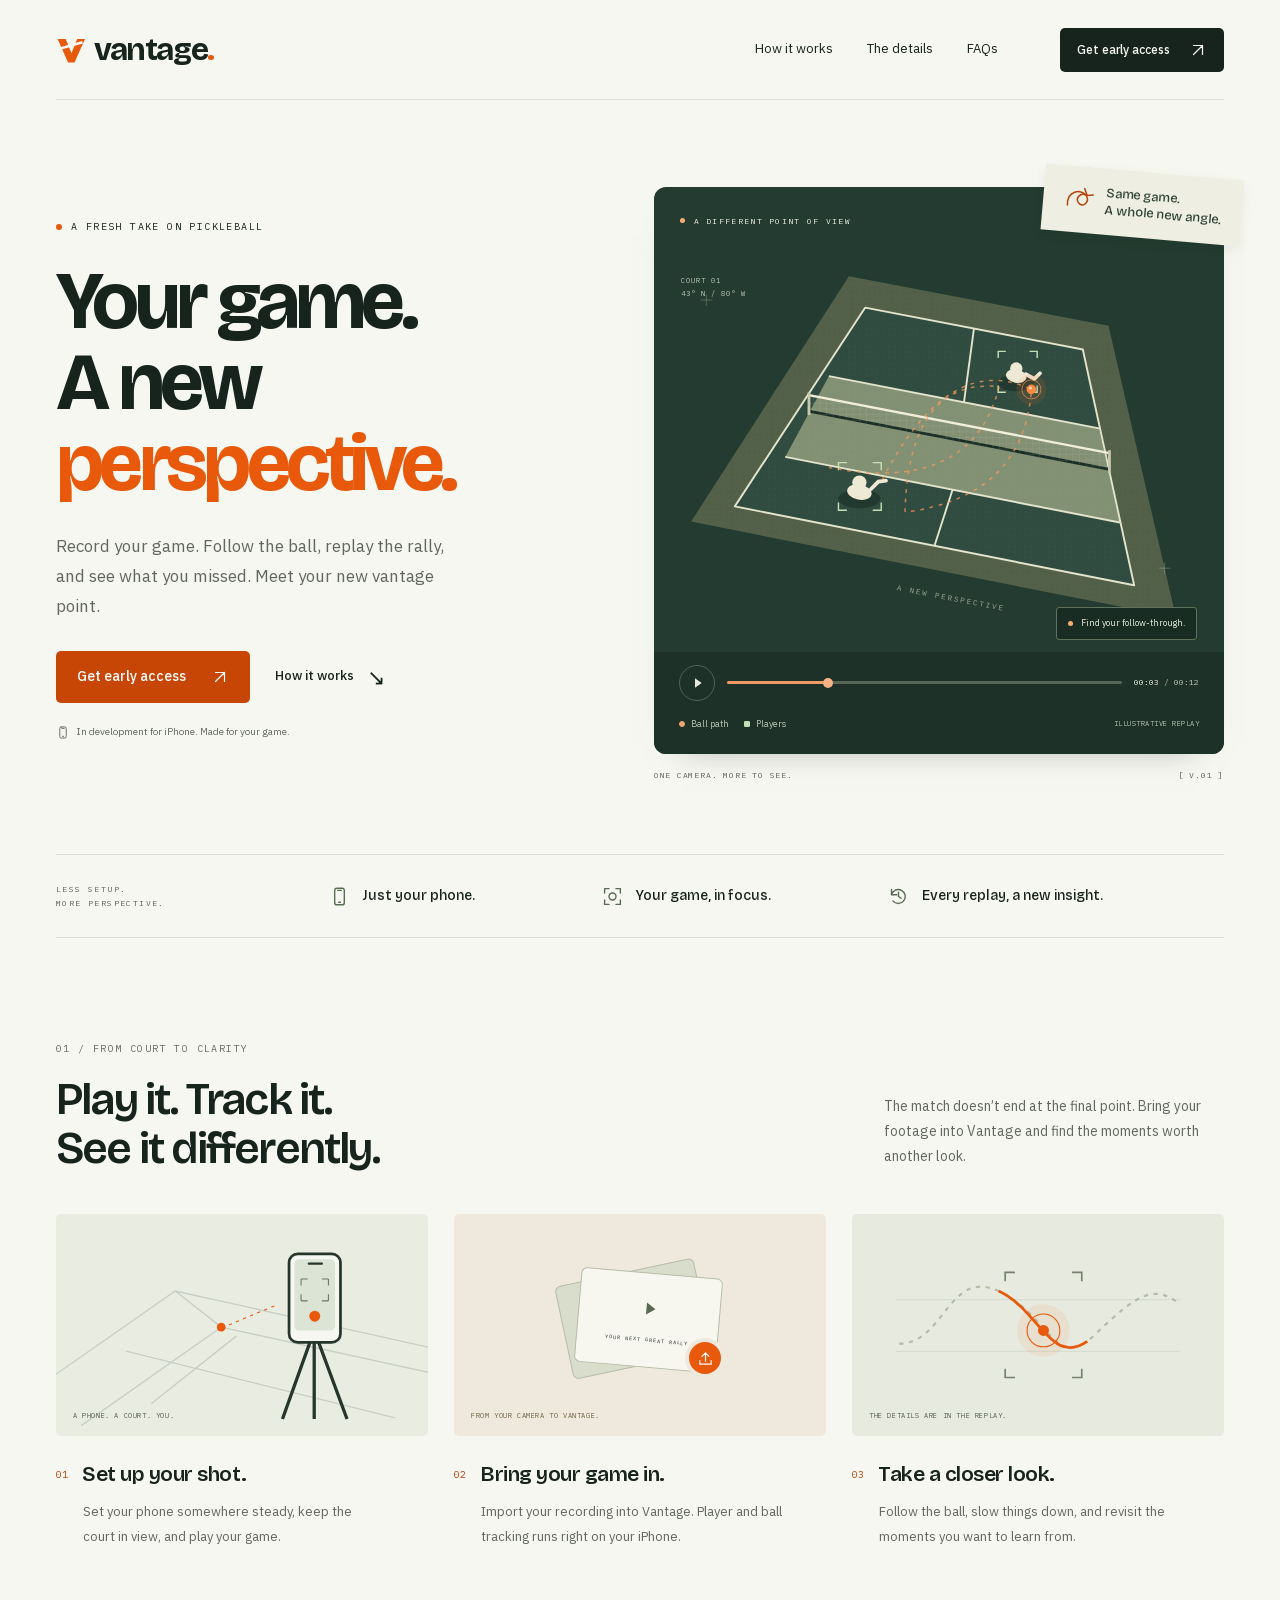
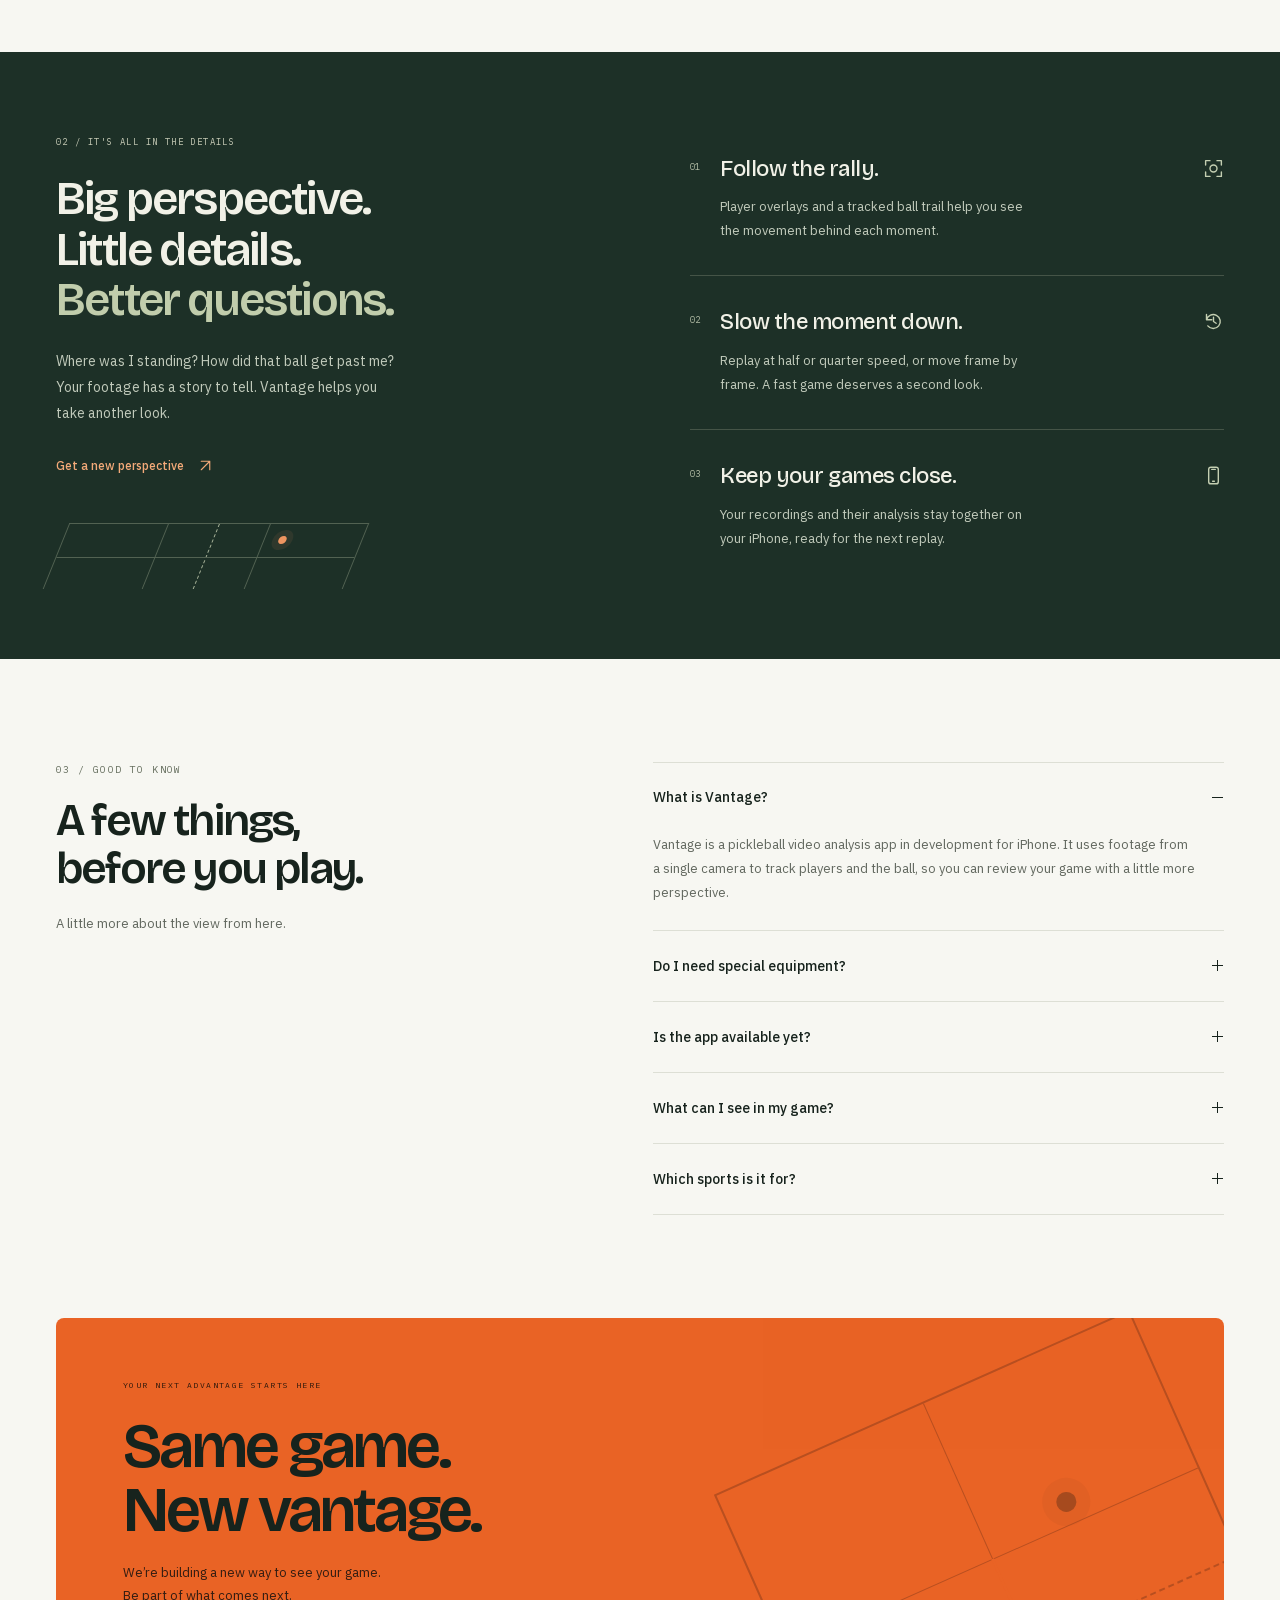
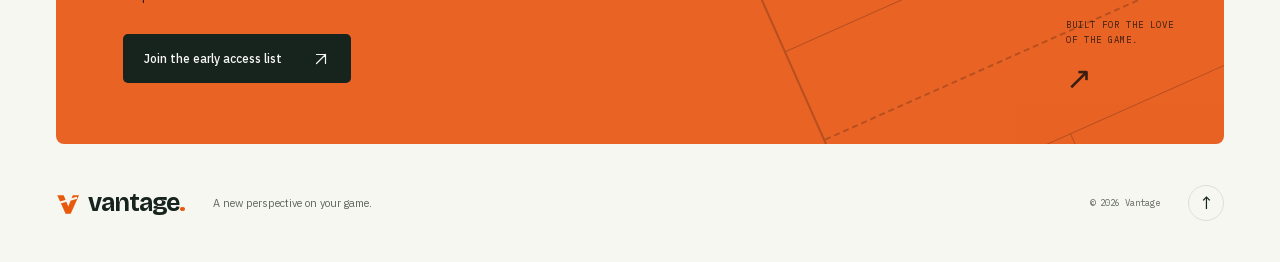
<file: site/index.html>
<!doctype html>
<html lang="en">
  <head>
    <meta charset="utf-8" />
    <meta name="viewport" content="width=device-width, initial-scale=1" />
    <meta name="theme-color" content="#f7f7f2" />
    <meta name="description" content="A new perspective on your pickleball game. Vantage turns footage from one camera into player tracking, ball tracking, and a closer look at every rally. Explore Vantage for iPhone." />
    <meta property="og:type" content="website" />
    <meta property="og:title" content="Vantage — Your game. A new perspective." />
    <meta property="og:description" content="Record your pickleball game. Follow the ball, replay the rally, and see what you missed. Meet Vantage for iPhone." />
    <title>Vantage — Your game. A new perspective.</title>
    <link rel="icon" href="assets/favicon.svg" type="image/svg+xml" />
    <link rel="preload" href="assets/fonts/bricolage-grotesque-latin.woff2" as="font" type="font/woff2" crossorigin />
    <link rel="stylesheet" href="styles.css" />
    <script src="config.js" defer></script>
    <script src="script.js" defer></script>
  </head>
  <body>
    <a class="skip-link" href="#main">Skip to content</a>
    <svg class="svg-library" xmlns="http://www.w3.org/2000/svg" aria-hidden="true">
      <defs>
        <symbol id="icon-arrow" viewBox="0 0 24 24"><path d="M5 12h14M13 6l6 6-6 6" /></symbol>
        <symbol id="icon-arrow-up" viewBox="0 0 24 24"><path d="M6 18 18 6M6 6h12v12" /></symbol>
        <symbol id="icon-phone" viewBox="0 0 24 24"><rect x="6.5" y="2.5" width="11" height="19" rx="2.5" /><path d="M10 5h4M11 18.5h2" /></symbol>
        <symbol id="icon-replay" viewBox="0 0 24 24"><path d="M4 10a8 8 0 1 1 1.5 7M4 4v6h6M12 7v5l3 2" /></symbol>
        <symbol id="icon-focus" viewBox="0 0 24 24"><path d="M8 3H3v5M16 3h5v5M21 16v5h-5M8 21H3v-5" /><circle cx="12" cy="12" r="4" /></symbol>
        <symbol id="icon-logo" viewBox="0 0 36 36"><path fill="currentColor" stroke="none" d="M2 5h10l7.2 17.5L26.3 5H36L23 34h-8L2 5Z" /><path d="m1 18 32-9" stroke="var(--paper)" stroke-width="3" /></symbol>
      </defs>
    </svg>

    <header class="site-header container">
      <a class="wordmark" href="./" aria-label="Vantage home"><svg class="brand-mark" aria-hidden="true"><use href="#icon-logo" /></svg>vantage<span class="wordmark-period">.</span></a>
      <nav class="desktop-nav" aria-label="Main navigation">
        <a href="#how-it-works">How it works</a>
        <a href="#the-details">The details</a>
        <a href="#faq">FAQs</a>
      </nav>
      <a class="button button-dark header-cta" href="#early-access" data-signup-link>Get early access <svg class="icon" aria-hidden="true"><use href="#icon-arrow-up" /></svg></a>
    </header>

    <main id="main">
      <section class="hero container" aria-labelledby="hero-title">
        <div class="hero-copy">
          <p class="eyebrow"><span class="status-dot"></span> A fresh take on pickleball</p>
          <h1 id="hero-title">Your game.<br />A new<br /><span>perspective.</span></h1>
          <p class="hero-description">Record your game. Follow the ball, replay the rally, and see what you missed. Meet your new vantage point.</p>
          <div class="hero-actions">
            <a class="button button-orange" href="#early-access" data-signup-link>Get early access <svg class="icon" aria-hidden="true"><use href="#icon-arrow-up" /></svg></a>
            <a class="text-link" href="#how-it-works">How it works <span aria-hidden="true">↘</span></a>
          </div>
          <p class="availability"><svg class="icon" aria-hidden="true"><use href="#icon-phone" /></svg> In development for iPhone. Made for your game.</p>
        </div>

        <div class="hero-art">
          <div class="replay-card">
            <div class="replay-heading"><span><span class="status-dot"></span> A different point of view</span><svg class="icon" aria-hidden="true"><use href="#icon-focus" /></svg></div>
            <div class="court-stage">
              <div class="court-coordinate" aria-hidden="true">COURT 01<br />43° N / 80° W</div>
              <svg class="court-illustration" viewBox="0 0 600 430" role="img" aria-labelledby="court-title court-description">
                <title id="court-title">An illustrated pickleball rally from a new perspective</title>
                <desc id="court-description">A court with two player markers and an orange ball path. Use the replay controls to explore this illustration.</desc>
                <defs>
                  <pattern id="court-grain" width="6" height="6" patternUnits="userSpaceOnUse"><circle cx="1" cy="1" r="0.65" fill="#fff" opacity=".045" /></pattern>
                  <pattern id="net-mesh" width="7" height="6" patternUnits="userSpaceOnUse"><path d="M0 0h7v6" fill="none" stroke="#c6c9ab" stroke-width=".5" opacity=".5" /></pattern>
                </defs>
                <g class="court-surface">
                  <path d="M205 35 478 87 549 394 39 293Z" fill="#536049" />
                  <path d="m222 68 229 44 54 248L85 277Z" fill="#304b3f" />
                  <path d="m184 140 284 55 22 99-352-69Z" fill="#829074" />
                  <path d="M205 35 478 87 549 394 39 293Z" fill="url(#court-grain)" />
                  <g fill="none" stroke="#e4e4cd" stroke-width="2" stroke-linejoin="round">
                    <path d="m222 68 229 44 54 248L85 277Z" />
                    <path d="m184 140 284 55M138 225l352 69M336.5 90l-10.5 77.5M314 259.5l-19 59" />
                  </g>
                  <path d="M164 177 479 238" stroke="#182d25" stroke-width="3" />
                  <path d="M163 160 479 221v18l-316-61Z" fill="url(#net-mesh)" />
                  <path d="M163 160 479 221" stroke="#f1efda" stroke-width="2.5" />
                  <path d="M163 157v24M479 218v24" stroke="#c6c9ab" stroke-width="3" />
                  <g fill="#e4e4cd" font-family="monospace" font-size="8" letter-spacing="2" opacity=".6">
                    <text transform="translate(255 365) rotate(11)">A NEW PERSPECTIVE</text>
                  </g>
                </g>
                <g class="player-markers">
                  <ellipse cx="381" cy="147" rx="19" ry="9" fill="#182d25" opacity=".6" />
                  <ellipse cx="381" cy="140" rx="11" ry="7" fill="#eee9d5" transform="rotate(11 381 140)" />
                  <circle cx="381" cy="132" r="6.5" fill="#eee9d5" />
                  <path d="m391 138 9 5 6-6" fill="none" stroke="#eee9d5" stroke-width="4" stroke-linecap="round" />
                  <path d="M362 121v-7h8M395 114h8v7M403 150v7h-8M370 157h-8v-7" fill="none" stroke="#c5dfb4" stroke-width="1.5" />
                  <ellipse cx="216" cy="269" rx="22" ry="10" fill="#182d25" opacity=".6" />
                  <ellipse cx="216" cy="262" rx="13" ry="8" fill="#eee9d5" transform="rotate(11 216 262)" />
                  <circle cx="216" cy="252" r="7.5" fill="#eee9d5" />
                  <path d="m228 259 8-8 8-1" fill="none" stroke="#eee9d5" stroke-width="4" stroke-linecap="round" />
                  <path d="M194 239v-8h9M230 231h9v8M239 273v8h-9M203 281h-9v-8" fill="none" stroke="#c5dfb4" stroke-width="1.5" />
                </g>
                <g class="ball-tracking">
                  <path id="rally-path" d="M240 249 Q310 113 397 154 Q389 267 264 283 Q268 142 363 151 Q334 265 184 236" fill="none" stroke="#ff9c5b" stroke-width="1.6" stroke-dasharray="4 6" opacity=".7" />
                  <g id="tracked-ball" transform="translate(397 154)"><circle r="16" fill="#fb7434" opacity=".12" /><circle r="10" fill="none" stroke="#ff9c5b" stroke-width="1" opacity=".65" /><circle r="5" fill="#ff8a43" /><circle cx="-1" cy="-1.5" r="1.5" fill="#ffd6ad" /></g>
                </g>
                <g aria-hidden="true" fill="none" stroke="#a8b39b" opacity=".4"><path d="M49 60h12M55 54v12M531 342h12M537 336v12" /></g>
              </svg>
              <span class="tracking-label"><span class="status-dot"></span> Find your follow-through.</span>
            </div>
            <div class="replay-controls" hidden>
              <div class="playback-row">
                <button class="play-button" type="button" aria-label="Play illustrated rally" aria-pressed="false"><svg class="icon play-icon" viewBox="0 0 24 24" aria-hidden="true"><path d="m9 5 10 7-10 7Z" fill="currentColor" stroke="none" /></svg><svg class="icon pause-icon" viewBox="0 0 24 24" aria-hidden="true"><path d="M8 5v14M16 5v14" stroke-width="4" /></svg></button>
                <label class="sr-only" for="replay-progress">Illustrated rally progress</label>
                <input id="replay-progress" type="range" min="0" max="120" value="30" />
                <span class="replay-time" aria-hidden="true"><span id="current-time">00:03</span> <span>/ 00:12</span></span>
              </div>
              <div class="replay-options"><div class="overlay-options"><button type="button" class="overlay-toggle" data-overlay="ball-tracking" aria-pressed="true"><span></span> Ball path</button><button type="button" class="overlay-toggle" data-overlay="player-markers" aria-pressed="true"><span></span> Players</button></div><span class="illustration-label">Illustrative replay</span></div>
            </div>
            <noscript><p class="static-replay-caption">An illustration of player and ball tracking.</p></noscript>
          </div>
          <div class="perspective-note" aria-hidden="true"><svg class="icon" viewBox="0 0 32 32"><path d="M5 23C3 8 18 4 24 11c5 6-2 14-7 9s1-12 7-9M22 4l3 7 7-1" /></svg><span>Same game.<br />A whole new angle.</span></div>
          <div class="art-caption"><span>One camera. More to see.</span><span aria-hidden="true">[ V.01 ]</span></div>
        </div>
      </section>

      <div class="benefit-strip container" aria-label="Made for the way you play">
        <p class="eyebrow">Less setup.<br />More perspective.</p>
        <p><svg class="icon" aria-hidden="true"><use href="#icon-phone" /></svg> Just your phone.</p>
        <p><svg class="icon" aria-hidden="true"><use href="#icon-focus" /></svg> Your game, in focus.</p>
        <p><svg class="icon" aria-hidden="true"><use href="#icon-replay" /></svg> Every replay, a new insight.</p>
      </div>

      <section class="how-section container section-space" id="how-it-works" aria-labelledby="how-title">
        <div class="section-heading"><div><p class="eyebrow">01 / From court to clarity</p><h2 id="how-title">Play it. Track it.<br />See it differently.</h2></div><p>The match doesn’t end at the final point. Bring your footage into Vantage and find the moments worth another look.</p></div>
        <div class="steps">
          <article class="step">
            <div class="step-art record-art" aria-hidden="true"><svg viewBox="0 0 340 190"><g fill="none" stroke="#c8cfc4" stroke-width="1.2"><path d="m-30 161 139-97 257 57M23 187l128-90 197 43M109 64l42 33M64 119l246 61M165 105l-78 62" /></g><path d="m236 100-29 81M236 100l30 81M236 106v75" fill="none" stroke="#26362d" stroke-width="3" /><rect x="213" y="30" width="47" height="81" rx="8" fill="#f7f7f2" stroke="#26362d" stroke-width="2.5" /><rect x="218" y="35" width="37" height="65" rx="4" fill="#dce4d5" /><path d="M231 39h12" stroke="#26362d" stroke-width="2" stroke-linecap="round" /><circle cx="236.5" cy="87" r="5" fill="#e8590c" /><path d="M224 53h6M224 53v6M249 53h-6M249 53v6M224 73h6M224 73v-6M249 73h-6M249 73v-6" fill="none" stroke="#687864" /><circle cx="151" cy="97" r="4" fill="#e8590c" /><path d="m158 95 43-18" fill="none" stroke="#e8590c" stroke-dasharray="3 4" /></svg><span class="art-label">A phone. A court. You.</span></div>
            <div class="step-title"><span>01</span><h3>Set up your shot.</h3></div><p>Set your phone somewhere steady, keep the court in view, and play your game.</p>
          </article>
          <article class="step">
            <div class="step-art import-art" aria-hidden="true"><div class="video-stack stack-back"></div><div class="video-stack stack-front"><svg class="icon" viewBox="0 0 24 24"><path d="m9 6 9 6-9 6Z" fill="currentColor" stroke="none" /></svg><span>YOUR NEXT GREAT RALLY</span></div><span class="import-badge"><svg class="icon" viewBox="0 0 24 24"><path d="M12 16V4M7 9l5-5 5 5M4 15v5h16v-5" /></svg></span><span class="art-label">From your camera to Vantage.</span></div>
            <div class="step-title"><span>02</span><h3>Bring your game in.</h3></div><p>Import your recording into Vantage. Player and ball tracking runs right on your iPhone.</p>
          </article>
          <article class="step">
            <div class="step-art review-art" aria-hidden="true"><svg viewBox="0 0 340 190"><path d="M40 119h260M40 72h260" stroke="#d3d9ce" stroke-width="1" /><path d="M43 112c42 0 45-69 91-48s51 76 89 39 53-44 74-29" fill="none" stroke="#b4bda9" stroke-width="2" stroke-dasharray="4 5" /><path d="M134 64c37 17 48 69 81 46" fill="none" stroke="#e8590c" stroke-width="2.5" /><circle cx="175" cy="100" r="24" fill="#e8590c" fill-opacity=".08" /><circle cx="175" cy="100" r="15" fill="none" stroke="#e8590c" stroke-width="1" /><circle cx="175" cy="100" r="5" fill="#e8590c" /><path d="M140 55v-8h9M201 47h9v8M210 135v8h-9M149 143h-9v-8" fill="none" stroke="#74816b" stroke-width="1.5" /></svg><span class="art-label">The details are in the replay.</span></div>
            <div class="step-title"><span>03</span><h3>Take a closer look.</h3></div><p>Follow the ball, slow things down, and revisit the moments you want to learn from.</p>
          </article>
        </div>
      </section>

      <section class="details-section" id="the-details" aria-labelledby="details-title">
        <div class="container details-grid">
          <div class="details-intro"><p class="eyebrow">02 / It's all in the details</p><h2 id="details-title">Big perspective.<br />Little details.<br /><span>Better questions.</span></h2><p>Where was I standing? How did that ball get past me? Your footage has a story to tell. Vantage helps you take another look.</p><a class="text-link" href="#early-access" data-signup-link>Get a new perspective <svg class="icon" aria-hidden="true"><use href="#icon-arrow-up" /></svg></a><div class="court-line-motif" aria-hidden="true"><span></span><span></span><span></span><i></i></div></div>
          <div class="feature-list">
            <article><span class="feature-number">01</span><div><h3>Follow the rally.</h3><p>Player overlays and a tracked ball trail help you see the movement behind each moment.</p></div><svg class="icon" aria-hidden="true"><use href="#icon-focus" /></svg></article>
            <article><span class="feature-number">02</span><div><h3>Slow the moment down.</h3><p>Replay at half or quarter speed, or move frame by frame. A fast game deserves a second look.</p></div><svg class="icon" aria-hidden="true"><use href="#icon-replay" /></svg></article>
            <article><span class="feature-number">03</span><div><h3>Keep your games close.</h3><p>Your recordings and their analysis stay together on your iPhone, ready for the next replay.</p></div><svg class="icon" aria-hidden="true"><use href="#icon-phone" /></svg></article>
          </div>
        </div>
      </section>

      <section class="faq-section container section-space" id="faq" aria-labelledby="faq-title">
        <div><p class="eyebrow">03 / Good to know</p><h2 id="faq-title">A few things,<br />before you play.</h2><p class="faq-intro">A little more about the view from here.</p></div>
        <div class="faq-list">
          <details open><summary>What is Vantage?<span aria-hidden="true"></span></summary><p>Vantage is a pickleball video analysis app in development for iPhone. It uses footage from a single camera to track players and the ball, so you can review your game with a little more perspective.</p></details>
          <details><summary>Do I need special equipment?<span aria-hidden="true"></span></summary><p>Start with a phone and a steady place to record. Keep the full court and players in view, then import the saved video into Vantage on your iPhone. A tripod can help, but you don’t need a dedicated camera system.</p></details>
          <details><summary>Is the app available yet?<span aria-hidden="true"></span></summary><p>Vantage is still in development. Sign up for early access to hear about opportunities to try it and help shape what comes next.</p></details>
          <details><summary>What can I see in my game?<span aria-hidden="true"></span></summary><p>The current iPhone app offers player and ball overlays, a ball trail, slow-motion replay, and frame-by-frame playback. We’re exploring more match insights as Vantage develops.</p></details>
          <details><summary>Which sports is it for?<span aria-hidden="true"></span></summary><p>We’re starting with pickleball and building around the way people actually play. Other racket sports are part of the bigger picture, but pickleball is our focus today.</p></details>
        </div>
      </section>

      <section class="signup-section container" id="early-access" aria-labelledby="signup-title">
        <div class="signup-panel">
          <div class="signup-court" aria-hidden="true"><div></div><span></span><i></i></div>
          <div class="signup-copy"><p class="eyebrow">Your next advantage starts here</p><h2 id="signup-title">Same game.<br />New vantage.</h2><p>We’re building a new way to see your game.<br />Be part of what comes next.</p><a class="button button-dark signup-button" href="#early-access" data-signup-link hidden>Join the early access list <svg class="icon" aria-hidden="true"><use href="#icon-arrow-up" /></svg></a><p class="signup-status" data-signup-pending>Early access signup isn’t open on this page yet.</p><noscript><p class="signup-status">Enable JavaScript to open the early access signup link.</p></noscript></div>
          <p class="signup-side-note">Built for the love<br />of the game. <span aria-hidden="true">↗</span></p>
        </div>
      </section>
    </main>

    <footer class="site-footer container"><a class="wordmark" href="./" aria-label="Vantage home"><svg class="brand-mark" aria-hidden="true"><use href="#icon-logo" /></svg>vantage<span class="wordmark-period">.</span></a><p>A new perspective on your game.</p><span>© <span id="copyright-year">2026</span> Vantage</span><a class="back-to-top" href="#main" aria-label="Back to top">↑</a></footer>
  </body>
</html>
</file>
<file: site/styles.css>
@font-face {
  font-family: "Bricolage Grotesque";
  src: url("assets/fonts/bricolage-grotesque-latin.woff2") format("woff2");
  font-style: normal;
  font-weight: 400 800;
  font-display: swap;
}

@font-face {
  font-family: "IBM Plex Sans";
  src: url("assets/fonts/ibm-plex-sans-latin.woff2") format("woff2");
  font-style: normal;
  font-weight: 400 600;
  font-display: swap;
}

@font-face {
  font-family: "IBM Plex Mono";
  src: url("assets/fonts/ibm-plex-mono-latin.woff2") format("woff2");
  font-style: normal;
  font-weight: 400;
  font-display: swap;
}

:root {
  --paper: #f7f7f2;
  --ink: #17231d;
  --muted: #62685f;
  --orange: #e8590c;
  --line: #dddfd5;
  --display: "Bricolage Grotesque", "Arial", sans-serif;
  --body: "IBM Plex Sans", "Arial", sans-serif;
  --mono: "IBM Plex Mono", monospace;
}

* { box-sizing: border-box; }
html { scroll-behavior: smooth; scroll-padding-top: 30px; }
body { margin: 0; background: var(--paper); color: var(--ink); font: 400 16px/1.6 var(--body); -webkit-font-smoothing: antialiased; }
button, input { font: inherit; }
button, a, input { -webkit-tap-highlight-color: transparent; }
button, a { touch-action: manipulation; }
a { color: inherit; text-decoration: none; }
button { color: inherit; }
button:not(:disabled), summary { cursor: pointer; }
button { border-radius: 0; }
svg { display: block; }
h1, h2, h3, p { margin: 0; }
h1, h2, h3 { font-family: var(--display); }
::selection { background: #ffc39e; color: var(--ink); }
:focus-visible { outline: 3px solid var(--orange); outline-offset: 6px; }
[hidden] { display: none !important; }
.container { width: min(1240px, calc(100% - 112px)); margin-inline: auto; }
.icon { width: 22px; height: 22px; flex: 0 0 auto; fill: none; stroke: currentColor; stroke-width: 1.6; stroke-linecap: round; stroke-linejoin: round; }
.svg-library { position: absolute; width: 0; height: 0; overflow: hidden; }
.sr-only { position: absolute; width: 1px; height: 1px; padding: 0; margin: -1px; overflow: hidden; clip: rect(0, 0, 0, 0); white-space: nowrap; border: 0; }
.skip-link { position: fixed; top: 12px; left: 12px; z-index: 10; padding: 12px 20px; background: var(--ink); color: white; transform: translateY(-160%); border-radius: 4px; }
.skip-link:focus { transform: translateY(0); }
.eyebrow { font-family: var(--mono); font-size: 10px; line-height: 1.6; font-weight: 400; letter-spacing: 1.4px; text-transform: uppercase; }
.status-dot { display: inline-block; flex: 0 0 auto; width: 6px; height: 6px; border-radius: 50%; background: var(--orange); }
.button { display: inline-flex; min-height: 52px; align-items: center; justify-content: center; gap: 25px; padding: 14px 21px; border-radius: 5px; font-size: 14px; line-height: 1.5; font-weight: 500; transition: background-color 160ms, transform 160ms; }
.button:hover { transform: translateY(-2px); }
.button .icon { width: 18px; height: 18px; }
.button-dark { background: var(--ink); color: var(--paper); }
.button-dark:hover { background: #334a3e; }
.button-orange { color: #fff; background: #c74605; }
.button-orange:hover { background: #a83c06; }
.text-link { display: inline-flex; align-items: center; justify-content: center; gap: 13px; min-height: 44px; font-size: 13px; font-weight: 500; }
.text-link:hover { text-decoration: underline; text-underline-offset: 5px; }
.text-link > span { font-size: 22px; font-weight: 400; }

.site-header { height: 100px; display: flex; align-items: center; justify-content: space-between; gap: 24px; border-bottom: 1px solid var(--line); }
.wordmark { display: inline-flex; align-items: center; gap: 9px; font-family: var(--display); font-size: 32px; font-weight: 700; letter-spacing: -1.4px; line-height: 1; }
.brand-mark { width: 29px; height: 29px; color: var(--orange); }
.wordmark-period { color: var(--orange); margin-left: -9px; }
.desktop-nav { display: flex; gap: 34px; margin-left: auto; margin-right: 38px; font-size: 13px; }
.desktop-nav a { padding-block: 12px; }
.desktop-nav a:hover { color: #b23f06; }
.header-cta { min-height: 44px; padding: 12px 17px; font-size: 12px; gap: 19px; }

.hero { display: grid; grid-template-columns: 1fr 1.04fr; gap: 49px; align-items: center; padding-block: 78px 72px; }
.hero-copy > .eyebrow { display: flex; align-items: center; gap: 9px; margin-bottom: 26px; }
h1 { font-size: clamp(62px, 6.4vw, 88px); font-weight: 700; line-height: .99; letter-spacing: -4.7px; }
h1 > span { color: var(--orange); }
.hero-description { max-width: 390px; font-size: 17px; line-height: 1.75; color: var(--muted); margin-top: 28px; }
.hero-actions { display: flex; flex-wrap: wrap; gap: 25px; align-items: center; margin-top: 29px; }
.availability { display: flex; align-items: center; gap: 7px; margin-top: 21px; font-size: 10px; color: var(--muted); }
.availability .icon { width: 14px; height: 17px; }
.hero-art { position: relative; padding-top: 9px; min-width: 0; }
.replay-card { overflow: hidden; color: #eaeadd; background: #233b30; border-radius: 12px; box-shadow: 0 18px 34px -30px #17231d80; }
.replay-heading { display: flex; align-items: center; justify-content: space-between; padding: 24px 26px 0; font-family: var(--mono); font-size: 8px; text-transform: uppercase; letter-spacing: 1.3px; }
.replay-heading > span { display: flex; align-items: center; gap: 9px; }
.replay-heading .status-dot { width: 5px; height: 5px; background: #f7ad72; }
.replay-heading .icon { width: 20px; height: 20px; color: #c6cfbc; }
.court-stage { position: relative; padding-top: 12px; }
.court-coordinate { position: absolute; top: 44px; left: 27px; font-family: var(--mono); color: #c0c8b7; font-size: 7px; letter-spacing: 1px; line-height: 1.8; }
.court-illustration { width: 100%; height: auto; overflow: visible; }
.tracking-label { position: absolute; right: 27px; bottom: 12px; display: inline-flex; gap: 8px; align-items: center; background: #182c23; padding: 8px 11px; border: 1px solid #61715d; border-radius: 3px; font-size: 9px; }
.tracking-label .status-dot { width: 5px; height: 5px; background: #f7ad72; }
.replay-controls { background: #1d3128; padding: 13px 25px 15px; }
.playback-row { display: flex; align-items: center; gap: 12px; }
.play-button { width: 36px; height: 36px; display: grid; flex: 0 0 auto; place-items: center; border: 1px solid #526357; background: transparent; color: #e6e9db; border-radius: 50%; }
.play-button:hover { background: #3b5143; }
.play-button .icon { width: 16px; height: 16px; }
.pause-icon, .play-button[aria-pressed="true"] .play-icon { display: none; }
.play-button[aria-pressed="true"] .pause-icon { display: block; }
input[type="range"] { --progress: 25%; appearance: none; -webkit-appearance: none; height: 32px; min-width: 0; width: 100%; margin: 0; cursor: pointer; background: transparent; }
input[type="range"]::-webkit-slider-runnable-track { height: 3px; background: linear-gradient(to right, #f29a65 var(--progress), #586657 var(--progress)); border-radius: 4px; }
input[type="range"]::-moz-range-track { height: 3px; background: #586657; border-radius: 4px; }
input[type="range"]::-moz-range-progress { height: 3px; background: #f29a65; }
input[type="range"]::-webkit-slider-thumb { -webkit-appearance: none; width: 10px; height: 10px; margin-top: -3.5px; background: #f6b184; border-radius: 50%; }
input[type="range"]::-moz-range-thumb { width: 10px; height: 10px; border: 0; background: #f6b184; border-radius: 50%; }
.replay-time { white-space: nowrap; font-family: var(--mono); font-size: 8px; }
.replay-time > span + span { color: #bac3b3; }
.replay-options { display: flex; justify-content: space-between; align-items: center; gap: 10px; padding-top: 8px; }
.overlay-options { display: flex; gap: 15px; }
.overlay-toggle { display: inline-flex; align-items: center; gap: 6px; min-height: 30px; border: 0; padding: 0; background: transparent; color: #bdc9b6; font-size: 9px; }
.overlay-toggle > span { width: 6px; height: 6px; border: 1px solid #eea574; border-radius: 50%; }
.overlay-toggle[aria-pressed="true"] > span { background: #eea574; }
.overlay-toggle[data-overlay="player-markers"] > span { border-color: #c5dfb4; border-radius: 1px; }
.overlay-toggle[data-overlay="player-markers"][aria-pressed="true"] > span { background: #c5dfb4; }
.overlay-toggle[aria-pressed="false"] { color: #a8b5a1; text-decoration: line-through; }
.illustration-label { font-family: var(--mono); font-size: 7px; letter-spacing: .5px; text-transform: uppercase; color: #b5c1ac; }
.static-replay-caption { padding: 10px 25px 20px; color: #bdc9b6; font-size: 11px; }
.perspective-note { position: absolute; top: -6px; right: -18px; display: flex; align-items: center; gap: 12px; padding: 16px 20px; background: #eeeee3; color: #314336; font-family: var(--display); font-size: 13px; font-weight: 500; line-height: 1.3; transform: rotate(5deg); box-shadow: 0 4px 12px #101d1610; }
.perspective-note .icon { width: 30px; height: 30px; color: #b54308; }
.art-caption { display: flex; justify-content: space-between; padding-top: 15px; font-family: var(--mono); font-size: 8px; letter-spacing: .8px; text-transform: uppercase; color: var(--muted); }

.benefit-strip { display: grid; grid-template-columns: 1fr 1fr 1.05fr 1.35fr; align-items: center; gap: 24px; border-block: 1px solid var(--line); padding-block: 27px; }
.benefit-strip > .eyebrow { color: var(--muted); font-size: 8px; line-height: 1.8; }
.benefit-strip > p:not(.eyebrow) { display: flex; align-items: center; gap: 13px; font-family: var(--display); font-size: 14px; font-weight: 500; }
.benefit-strip .icon { width: 21px; height: 21px; color: #596b53; }
.section-space { padding-block: 103px; }
.section-heading { display: flex; align-items: end; justify-content: space-between; gap: 60px; margin-bottom: 42px; }
.section-heading .eyebrow, .faq-section .eyebrow { color: #656e5e; margin-bottom: 18px; }
h2 { font-size: clamp(34px, 3.5vw, 48px); font-weight: 600; line-height: 1.08; letter-spacing: -1.8px; }
.section-heading > p { max-width: 340px; margin-bottom: 3px; font-size: 14px; color: var(--muted); line-height: 1.8; }
.steps { display: grid; grid-template-columns: repeat(3, minmax(0, 1fr)); gap: 26px; }
.step-art { position: relative; display: grid; place-items: center; height: 222px; overflow: hidden; border-radius: 5px; background: #e9ece1; }
.step-art > svg { width: 100%; height: auto; }
.art-label { position: absolute; bottom: 15px; left: 17px; font-family: var(--mono); font-size: 7px; text-transform: uppercase; letter-spacing: .6px; color: #56634e; }
.step-title { display: flex; align-items: center; gap: 14px; margin-top: 25px; }
.step-title > span { font-family: var(--mono); font-size: 10px; color: #b64107; }
h3 { font-size: 21px; font-weight: 600; line-height: 1.3; letter-spacing: -.5px; }
.step > p { margin-top: 12px; padding-left: 27px; color: var(--muted); font-size: 13px; line-height: 1.85; max-width: 330px; }
.import-art { background: #efe9dd; }
.import-art .art-label { color: #716347; }
.video-stack { position: absolute; width: 142px; height: 95px; border: 1px solid #b8bca9; border-radius: 6px; }
.stack-back { transform: rotate(-12deg) translate(-5px, -8px); background: #d8ddcc; }
.stack-front { display: grid; align-content: center; justify-items: center; gap: 15px; transform: rotate(5deg) translate(8px, -6px); background: #f7f7f0; }
.stack-front > .icon { color: #586950; width: 24px; height: 24px; }
.stack-front > span { font-family: var(--mono); font-size: 5px; letter-spacing: 1px; }
.import-badge { position: absolute; top: 124px; left: calc(50% + 45px); display: grid; place-items: center; width: 40px; height: 40px; border-radius: 50%; background: var(--orange); color: white; border: 4px solid #efe9dd; }
.import-badge > .icon { width: 17px; height: 17px; }
.review-art { background: #e7eadf; }

.details-section { overflow: hidden; background: #1d3027; color: #f1f1e7; padding-block: 83px 70px; }
.details-grid { display: grid; grid-template-columns: 1fr 1fr; gap: 100px; }
.details-intro > .eyebrow { color: #c7cbb7; margin-bottom: 25px; font-size: 9px; }
.details-intro h2 { font-size: clamp(36px, 3.6vw, 49px); line-height: 1.1; }
.details-intro h2 > span { color: #c1cdac; }
.details-intro > p:not(.eyebrow) { max-width: 345px; margin-top: 23px; font-size: 14px; color: #c1cabb; line-height: 1.85; }
.details-intro > .text-link { color: #f4aa79; margin-top: 17px; font-size: 12px; }
.details-intro > .text-link .icon { width: 17px; height: 17px; }
.court-line-motif { position: relative; width: 300px; height: 66px; margin-top: 35px; border: 1px solid #526252; border-bottom: none; transform: skew(-22deg); }
.court-line-motif span { position: absolute; height: 100%; border-left: 1px solid #526252; top: 0; left: 33%; }
.court-line-motif span:nth-child(2) { left: 50%; border-color: #aab59b; border-left-style: dashed; }
.court-line-motif span:nth-child(3) { left: 67%; }
.court-line-motif::after { content: ""; position: absolute; top: 50%; width: 100%; border-top: 1px solid #526252; }
.court-line-motif i { position: absolute; left: 72%; top: 18%; width: 8px; height: 8px; border-radius: 50%; background: #ee9560; box-shadow: 0 0 0 6px #ee956015; }
.feature-list { padding-top: 20px; }
.feature-list article { display: flex; align-items: start; gap: 20px; padding-block: 32px; border-bottom: 1px solid #455447; }
.feature-list article:first-child { padding-top: 0; }
.feature-list article:last-child { border-bottom: 0; }
.feature-number { padding-top: 5px; color: #b3bda6; font-family: var(--mono); font-size: 9px; }
.feature-list h3 { color: #f1f1e7; font-size: 22px; font-weight: 500; }
.feature-list p { margin-top: 12px; color: #c1cabb; font-size: 13px; line-height: 1.85; max-width: 310px; }
.feature-list .icon { margin-left: auto; color: #c4cfb2; width: 21px; height: 21px; margin-top: 3px; }

.faq-section { display: grid; grid-template-columns: 1fr 1.15fr; gap: 100px; }
.faq-intro { font-size: 13px; color: var(--muted); margin-top: 22px; }
.faq-list { border-top: 1px solid var(--line); }
.faq-list details { border-bottom: 1px solid var(--line); }
.faq-list summary { min-height: 70px; display: flex; justify-content: space-between; align-items: center; gap: 24px; list-style: none; font-size: 14px; font-weight: 500; }
.faq-list summary::-webkit-details-marker { display: none; }
.faq-list summary:hover { color: #b64107; }
.faq-list summary > span { position: relative; width: 13px; height: 13px; flex: 0 0 auto; }
.faq-list summary > span::before, .faq-list summary > span::after { content: ""; position: absolute; background: currentColor; width: 11px; height: 1px; top: 6px; left: 1px; }
.faq-list summary > span::after { transform: rotate(90deg); }
.faq-list details[open] summary > span::after { display: none; }
.faq-list details > p { padding: 0 27px 25px 0; color: var(--muted); font-size: 13px; line-height: 1.85; }

.signup-panel { position: relative; min-height: 410px; overflow: hidden; padding: 61px 67px; background: #e96325; border-radius: 8px; }
.signup-copy { position: relative; z-index: 1; }
.signup-copy .eyebrow { font-size: 8px; color: #351b0d; margin-bottom: 22px; }
.signup-copy h2 { font-size: 64px; line-height: 1; letter-spacing: -2.7px; }
.signup-copy > p:not(.eyebrow) { margin-top: 19px; font-size: 13px; color: #341d12; line-height: 1.8; }
.signup-button { margin-top: 27px; min-height: 49px; font-size: 12px; gap: 30px; }
.signup-copy .signup-status { width: fit-content; padding: 12px 16px; border: 1px solid #742f12; border-radius: 4px; }
.signup-court { position: absolute; top: 61px; right: -34px; width: 455px; height: 535px; border: 2px solid #843a1a; transform: rotate(-24deg); opacity: .48; }
.signup-court::before, .signup-court::after { content: ""; position: absolute; left: 0; width: 100%; height: 1px; background: #843a1a; top: 32%; }
.signup-court::after { top: 68%; }
.signup-court > div { height: 100%; width: 1px; background: #843a1a; position: absolute; left: 50%; }
.signup-court > div::after { content: ""; height: 36%; width: 3px; background: #e96325; position: absolute; top: 32%; left: -1px; }
.signup-court > span { position: absolute; top: 50%; border-top: 2px dashed #843a1a; width: 100%; }
.signup-court > i { position: absolute; width: 20px; height: 20px; background: #5e3018; border-radius: 50%; top: 26%; left: 68%; box-shadow: 0 0 0 14px #843a1a25; }
.signup-side-note { position: absolute; z-index: 1; right: 50px; bottom: 40px; font-family: var(--mono); font-size: 9px; line-height: 1.7; text-transform: uppercase; color: #391e10; letter-spacing: 1px; }
.signup-side-note > span { font-family: var(--body); display: block; font-size: 31px; margin-top: 4px; }
.site-footer { display: flex; align-items: center; gap: 28px; padding-block: 41px; }
.site-footer .wordmark { font-size: 25px; letter-spacing: -1.1px; }
.site-footer .brand-mark { width: 23px; height: 23px; }
.site-footer p { color: var(--muted); font-size: 11px; }
.site-footer > span { color: var(--muted); font-family: var(--mono); font-size: 9px; margin-left: auto; }
.back-to-top { display: grid; place-items: center; width: 36px; height: 36px; border: 1px solid var(--line); border-radius: 50%; font-size: 18px; }
.back-to-top:hover { border-color: var(--ink); }

@media (min-width: 1550px) {
  .hero { padding-block: 93px 90px; }
}

@media (max-width: 1120px) {
  .container { width: calc(100% - 72px); }
  .hero { gap: 35px; padding-block: 62px; }
  h1 { font-size: clamp(56px, 6.3vw, 76px); letter-spacing: -3.5px; }
  .hero-description { font-size: 15px; }
  .hero-actions { gap: 18px; }
  .perspective-note { right: -9px; padding: 13px 15px; font-size: 11px; }
  .replay-heading { font-size: 7px; padding-inline: 20px; }
  .court-coordinate { left: 20px; font-size: 6px; }
  .tracking-label { right: 20px; font-size: 8px; }
  .replay-controls { padding-inline: 18px; }
  .replay-options { gap: 5px; }
  .overlay-options { gap: 11px; }
  .illustration-label { font-size: 6px; }
  .benefit-strip { gap: 15px; }
  .benefit-strip > p:not(.eyebrow) { font-size: 12px; gap: 9px; }
  .section-space { padding-block: 80px; }
  .details-grid, .faq-section { gap: 60px; }
  .step-art { height: 195px; }
  .step-title { gap: 11px; }
  .step-title h3 { font-size: 19px; }
  .step > p { padding-left: 24px; }
  .signup-panel { padding: 53px; }
  .signup-court { right: -140px; }
}

@media (max-width: 850px) {
  .container { width: calc(100% - 48px); }
  .site-header { height: 84px; }
  .desktop-nav { gap: 20px; margin-right: 10px; }
  .desktop-nav a { font-size: 11px; }
  .header-cta { font-size: 11px; gap: 10px; padding-inline: 12px; }
  .wordmark { font-size: 28px; }
  .brand-mark { width: 25px; height: 25px; }
  .hero { gap: 30px; }
  h1 { font-size: 54px; letter-spacing: -3px; }
  .hero-copy > .eyebrow { font-size: 8px; letter-spacing: .7px; margin-bottom: 22px; }
  .hero-description { font-size: 14px; margin-top: 22px; }
  .hero-actions { gap: 9px; margin-top: 23px; }
  .hero-actions .button { font-size: 12px; gap: 14px; min-height: 47px; padding: 12px 16px; }
  .hero-actions .text-link { font-size: 11px; gap: 8px; }
  .availability { font-size: 8px; }
  .replay-heading { font-size: 6px; letter-spacing: .7px; }
  .replay-heading .icon { width: 17px; }
  .perspective-note { font-size: 9px; padding: 10px 12px; gap: 8px; }
  .perspective-note .icon { width: 23px; height: 23px; }
  .replay-options { align-items: start; flex-direction: column; gap: 0; }
  .illustration-label { align-self: end; }
  .tracking-label { bottom: 2px; font-size: 7px; padding: 5px 7px; }
  .replay-controls { padding: 10px 15px; }
  .replay-time { font-size: 7px; }
  .court-coordinate { top: 30px; font-size: 5px; }
  .art-caption { font-size: 6px; }
  .benefit-strip { grid-template-columns: repeat(3, 1fr); }
  .benefit-strip > .eyebrow { display: none; }
  .benefit-strip > p:not(.eyebrow) { font-size: 11px; }
  .section-heading { gap: 30px; }
  .section-heading > p { font-size: 13px; max-width: 280px; }
  h2 { font-size: 36px; }
  .steps { gap: 19px; }
  .step-art { height: 174px; }
  .step-title { gap: 8px; }
  .step-title h3 { font-size: 17px; }
  .step > p { font-size: 12px; padding-left: 0; }
  .art-label { font-size: 5px; left: 12px; bottom: 12px; }
  .video-stack { width: 125px; height: 82px; }
  .import-badge { top: 97px; width: 36px; height: 36px; }
  .details-grid { gap: 40px; }
  .details-intro h2 { font-size: 37px; }
  .feature-list article { gap: 14px; }
  .feature-list h3 { font-size: 20px; }
  .feature-list p, .details-intro > p:not(.eyebrow) { font-size: 12px; }
  .feature-list .icon { width: 18px; }
  .faq-section { gap: 45px; grid-template-columns: .9fr 1.1fr; }
  .faq-list summary { font-size: 13px; gap: 13px; }
  .faq-list details > p { font-size: 12px; }
  .signup-panel { padding: 45px; }
  .signup-copy h2 { font-size: 55px; }
  .signup-court { right: -230px; }
  .signup-side-note { right: 25px; bottom: 30px; font-size: 7px; }
}

@media (max-width: 650px) {
  .container { width: calc(100% - 40px); }
  .site-header { height: 78px; gap: 15px; }
  .desktop-nav { display: none; }
  .header-cta { min-height: 40px; font-size: 11px; padding: 10px 13px; gap: 13px; }
  .header-cta .icon { width: 15px; height: 15px; }
  .wordmark { font-size: 28px; }
  .brand-mark { width: 25px; height: 25px; }
  .hero { grid-template-columns: 1fr; gap: 51px; padding-block: 48px 32px; }
  .hero-copy > .eyebrow { font-size: 9px; letter-spacing: 1px; margin-bottom: 23px; }
  h1 { font-size: clamp(56px, 14.7vw, 83px); letter-spacing: -3.1px; }
  .hero-description { max-width: 370px; font-size: 15px; margin-top: 24px; line-height: 1.8; }
  .hero-actions { margin-top: 25px; gap: 26px; }
  .hero-actions .button { font-size: 13px; gap: 20px; min-height: 50px; padding-inline: 18px; }
  .hero-actions .text-link { font-size: 12px; gap: 10px; }
  .availability { font-size: 9px; margin-top: 18px; }
  .hero-art { width: 100%; max-width: 490px; margin-inline: auto; }
  .perspective-note { top: -10px; right: 5px; font-size: 11px; padding: 12px 16px; gap: 12px; }
  .perspective-note .icon { width: 26px; height: 26px; }
  .replay-heading { font-size: 6px; padding: 23px 19px 0; }
  .replay-heading .icon { width: 18px; }
  .court-coordinate { top: 35px; left: 19px; font-size: 6px; }
  .tracking-label { font-size: 8px; bottom: 10px; right: 19px; padding: 6px 8px; }
  .replay-controls { padding: 12px 18px; }
  .replay-options { flex-direction: row; align-items: center; padding-top: 7px; }
  .overlay-options { gap: 14px; }
  .overlay-toggle { min-height: 34px; font-size: 9px; }
  .illustration-label { align-self: auto; font-size: 6px; }
  .play-button { width: 38px; height: 38px; }
  .replay-time { font-size: 8px; }
  .art-caption { font-size: 7px; padding-top: 13px; }
  .benefit-strip { gap: 15px; padding-block: 23px; }
  .benefit-strip > p:not(.eyebrow) { flex-direction: column; align-items: start; gap: 11px; font-size: 11px; line-height: 1.5; max-width: 115px; }
  .benefit-strip .icon { width: 20px; height: 20px; }
  .section-space { padding-block: 61px; }
  .section-heading { flex-direction: column; align-items: start; gap: 22px; margin-bottom: 30px; }
  .eyebrow { font-size: 8px; letter-spacing: 1px; }
  h2 { font-size: 38px; letter-spacing: -1.5px; }
  .section-heading .eyebrow, .faq-section .eyebrow { margin-bottom: 17px; }
  .section-heading > p { font-size: 13px; max-width: 345px; }
  .steps { grid-template-columns: 1fr; gap: 31px; }
  .step-art { height: 205px; }
  .step-art > svg { max-width: 345px; }
  .art-label { font-size: 7px; left: 18px; bottom: 16px; }
  .video-stack { width: 152px; height: 104px; }
  .stack-front > span { font-size: 6px; }
  .import-badge { top: 117px; left: calc(50% + 55px); width: 43px; height: 43px; }
  .step-title { margin-top: 19px; gap: 12px; }
  .step-title > span { font-size: 11px; }
  .step-title h3 { font-size: 22px; }
  .step > p { font-size: 13px; margin-top: 9px; padding-left: 28px; max-width: 380px; }
  .details-section { padding-block: 56px 29px; }
  .details-grid { grid-template-columns: 1fr; gap: 37px; }
  .details-intro h2 { font-size: 40px; }
  .details-intro > .eyebrow { margin-bottom: 20px; font-size: 8px; }
  .details-intro > p:not(.eyebrow) { font-size: 13px; margin-top: 21px; }
  .details-intro > .text-link { margin-top: 15px; font-size: 13px; }
  .court-line-motif { display: none; }
  .feature-list { padding-top: 0; }
  .feature-list article { gap: 17px; padding-block: 26px; }
  .feature-list article:first-child { padding-top: 26px; border-top: 1px solid #455447; }
  .feature-list h3 { font-size: 22px; }
  .feature-list p { font-size: 13px; margin-top: 10px; }
  .feature-list .icon { width: 21px; }
  .faq-section { grid-template-columns: 1fr; gap: 30px; }
  .faq-intro { font-size: 13px; margin-top: 18px; }
  .faq-list summary { min-height: 68px; font-size: 14px; }
  .faq-list details > p { font-size: 13px; }
  .signup-panel { padding: 36px 25px 41px; min-height: 435px; }
  .signup-copy .eyebrow { font-size: 7px; letter-spacing: .7px; margin-bottom: 23px; }
  .signup-copy h2 { font-size: 53px; letter-spacing: -2px; }
  .signup-copy > p:not(.eyebrow) { font-size: 12px; }
  .signup-court { right: -340px; top: 55px; opacity: .27; }
  .signup-side-note { bottom: 22px; right: 24px; font-size: 6px; }
  .signup-side-note > span { display: none; }
  .signup-copy .signup-status { padding: 10px 12px; max-width: 230px; }
  .signup-button { margin-top: 24px; padding-inline: 16px; font-size: 12px; gap: 21px; }
  .site-footer { flex-wrap: wrap; padding-block: 33px; gap: 20px; }
  .site-footer .wordmark { font-size: 24px; }
  .site-footer .brand-mark { width: 22px; height: 22px; }
  .site-footer p { order: 3; flex-basis: 100%; font-size: 10px; }
  .site-footer > span { font-size: 8px; }
  .back-to-top { width: 30px; height: 30px; font-size: 16px; }
}

@media (max-width: 360px) {
  .container { width: calc(100% - 32px); }
  .wordmark { font-size: 25px; }
  .brand-mark { width: 23px; height: 23px; }
  .header-cta { font-size: 10px; gap: 8px; padding-inline: 10px; }
  h1 { font-size: 53px; }
  .hero-actions { gap: 17px; }
  .hero-actions .button { font-size: 12px; gap: 14px; padding-inline: 15px; }
  .hero-actions .text-link { font-size: 11px; gap: 8px; }
  .replay-options { flex-wrap: wrap; }
  .illustration-label { margin-left: auto; }
  .signup-panel { padding-inline: 20px; }
  .signup-copy h2 { font-size: 49px; }
  .site-footer { gap: 15px; }
}

@media (prefers-reduced-motion: reduce) {
  html { scroll-behavior: auto; }
  *, *::before, *::after { transition: none !important; }
}
</file>
